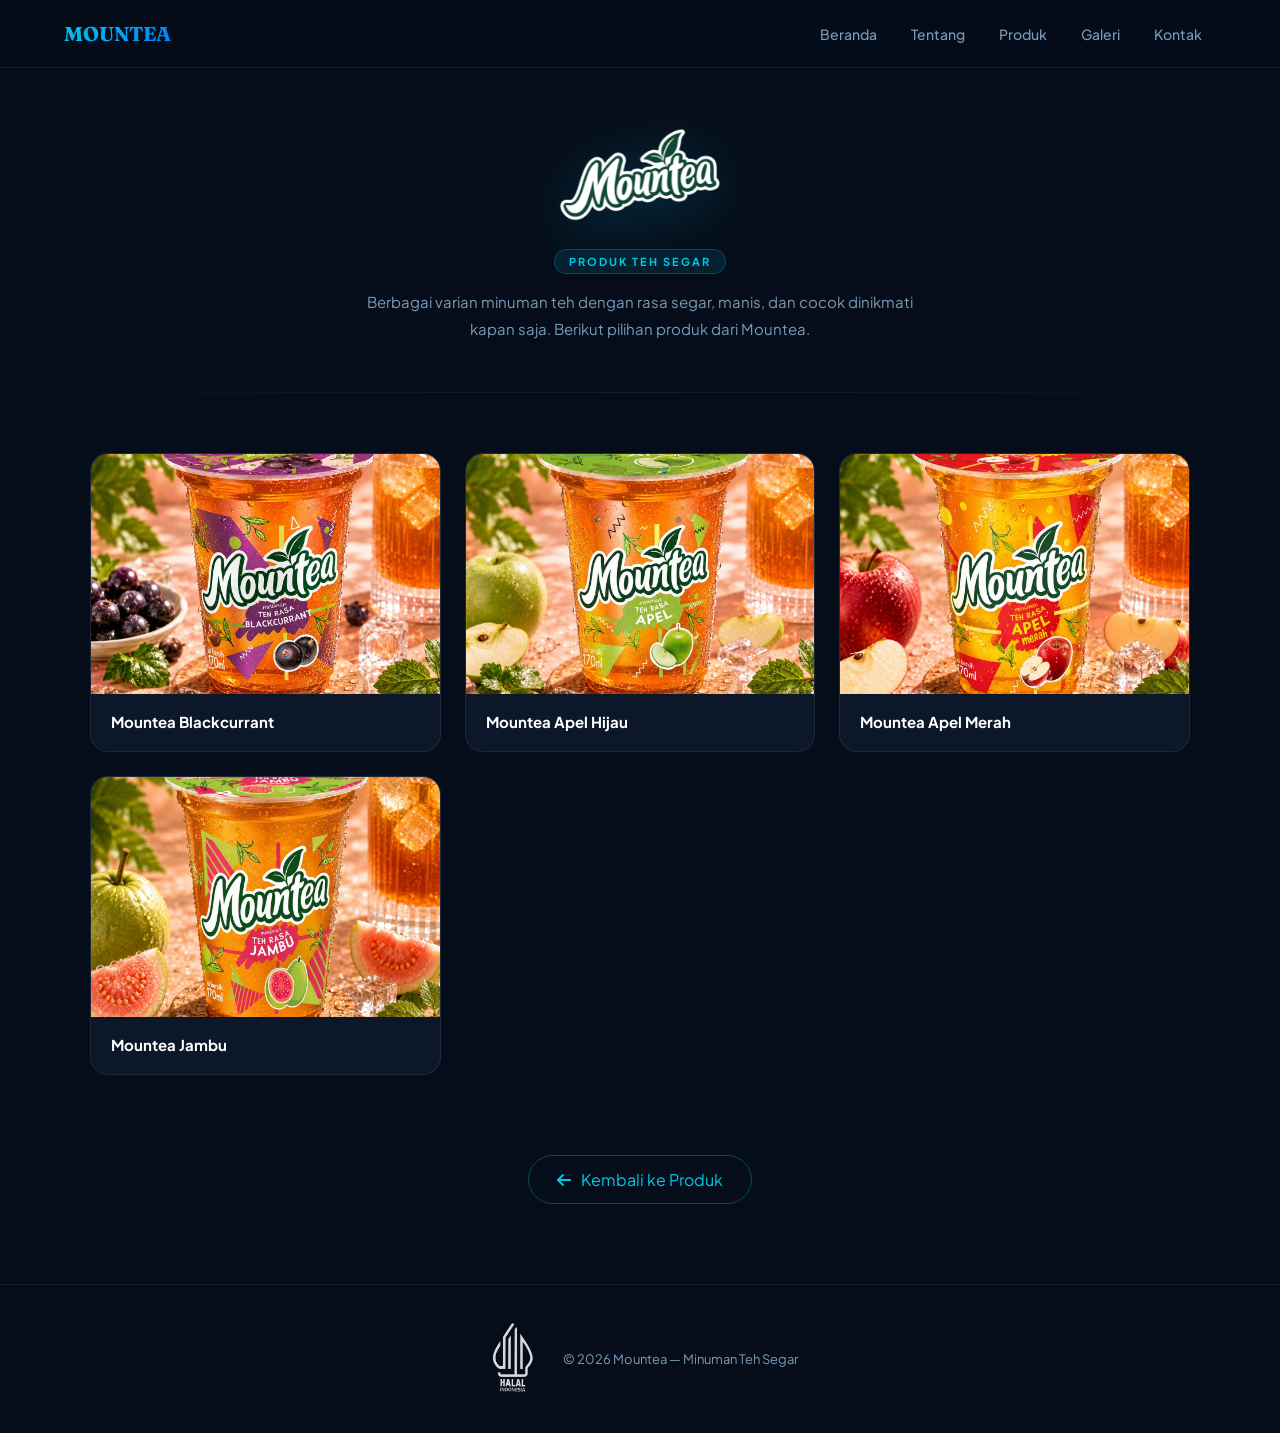
<file: mountea.html>
<!DOCTYPE html>
<html lang="id">
<head>
<meta charset="UTF-8">
<meta name="viewport" content="width=device-width, initial-scale=1.0, viewport-fit=cover">
<title>Mountea – PT. Triteguh Manunggalsejati Sidoarjo</title>
<link rel="icon" type="image/png" href="images/logo.png">
<link rel="stylesheet" href="product-style.css">
<link rel="stylesheet" href="https://cdnjs.cloudflare.com/ajax/libs/font-awesome/6.5.1/css/all.min.css">
</head>
<body>

<header>
  <div class="navbar">
    <div class="navbar-brand">MOUNTEA</div>
    <div class="menu-toggle-prod">
      <i class="fa-solid fa-bars"></i>
    </div>
    <ul>
      <li><a href="index.html#beranda">Beranda</a></li>
      <li><a href="index.html#tentang">Tentang</a></li>
      <li><a href="index.html#produk">Produk</a></li>
      <li><a href="index.html#galeri">Galeri</a></li>
      <li><a href="index.html#kontak">Kontak</a></li>
    </ul>
  </div>
</header>

<div class="page-hero">
  <img src="images/lmountea.png" alt="Logo Mountea" class="product-logo">
  <div class="product-tag">Produk Teh Segar</div>
  <p>Berbagai varian minuman teh dengan rasa segar, manis, dan cocok dinikmati kapan saja. Berikut pilihan produk dari Mountea.</p>
</div>

<div class="divider"></div>

<div class="product-gallery">
  <div class="gallery-grid">

    <div class="product-card">
      <img src="images/mountea1.jpeg" alt="Mountea Blackcurrant">
      <div class="product-card-body">
        <h3>Mountea Blackcurrant</h3>
      </div>
    </div>

    <div class="product-card">
      <img src="images/mountea2.jpeg" alt="Mountea Apel Hijau">
      <div class="product-card-body">
        <h3>Mountea Apel Hijau</h3>
      </div>
    </div>

    <div class="product-card">
      <img src="images/mountea3.jpeg" alt="Mountea Apel Merah">
      <div class="product-card-body">
        <h3>Mountea Apel Merah</h3>
      </div>
    </div>

    <div class="product-card">
      <img src="images/mountea4.jpeg" alt="Mountea Jambu">
      <div class="product-card-body">
        <h3>Mountea Jambu</h3>
      </div>
    </div>

  </div>
</div>

<div class="back-wrap">
  <a href="index.html#produk" class="btn-back">
    <i class="fa-solid fa-arrow-left"></i> Kembali ke Produk
  </a>
</div>

<footer>
  <div class="footer-container">
    <div>
      <img src="images/halal.png" alt="Logo Halal Indonesia" class="halal-logo-footer">
    </div>
    <div class="footer-info">
      &copy; 2026 <span>Mountea</span> &mdash; Minuman Teh Segar
    </div>
  </div>
</footer>

<script>
  document.querySelector('.menu-toggle-prod').addEventListener('click', function() {
    const nav = document.querySelector('.navbar ul');
    const icon = this.querySelector('i');
    nav.classList.toggle('active');
    if(nav.classList.contains('active')) {
      icon.classList.replace('fa-bars', 'fa-xmark');
    } else {
      icon.classList.replace('fa-xmark', 'fa-bars');
    }
  });
</script>
</body>
</html>
</file>
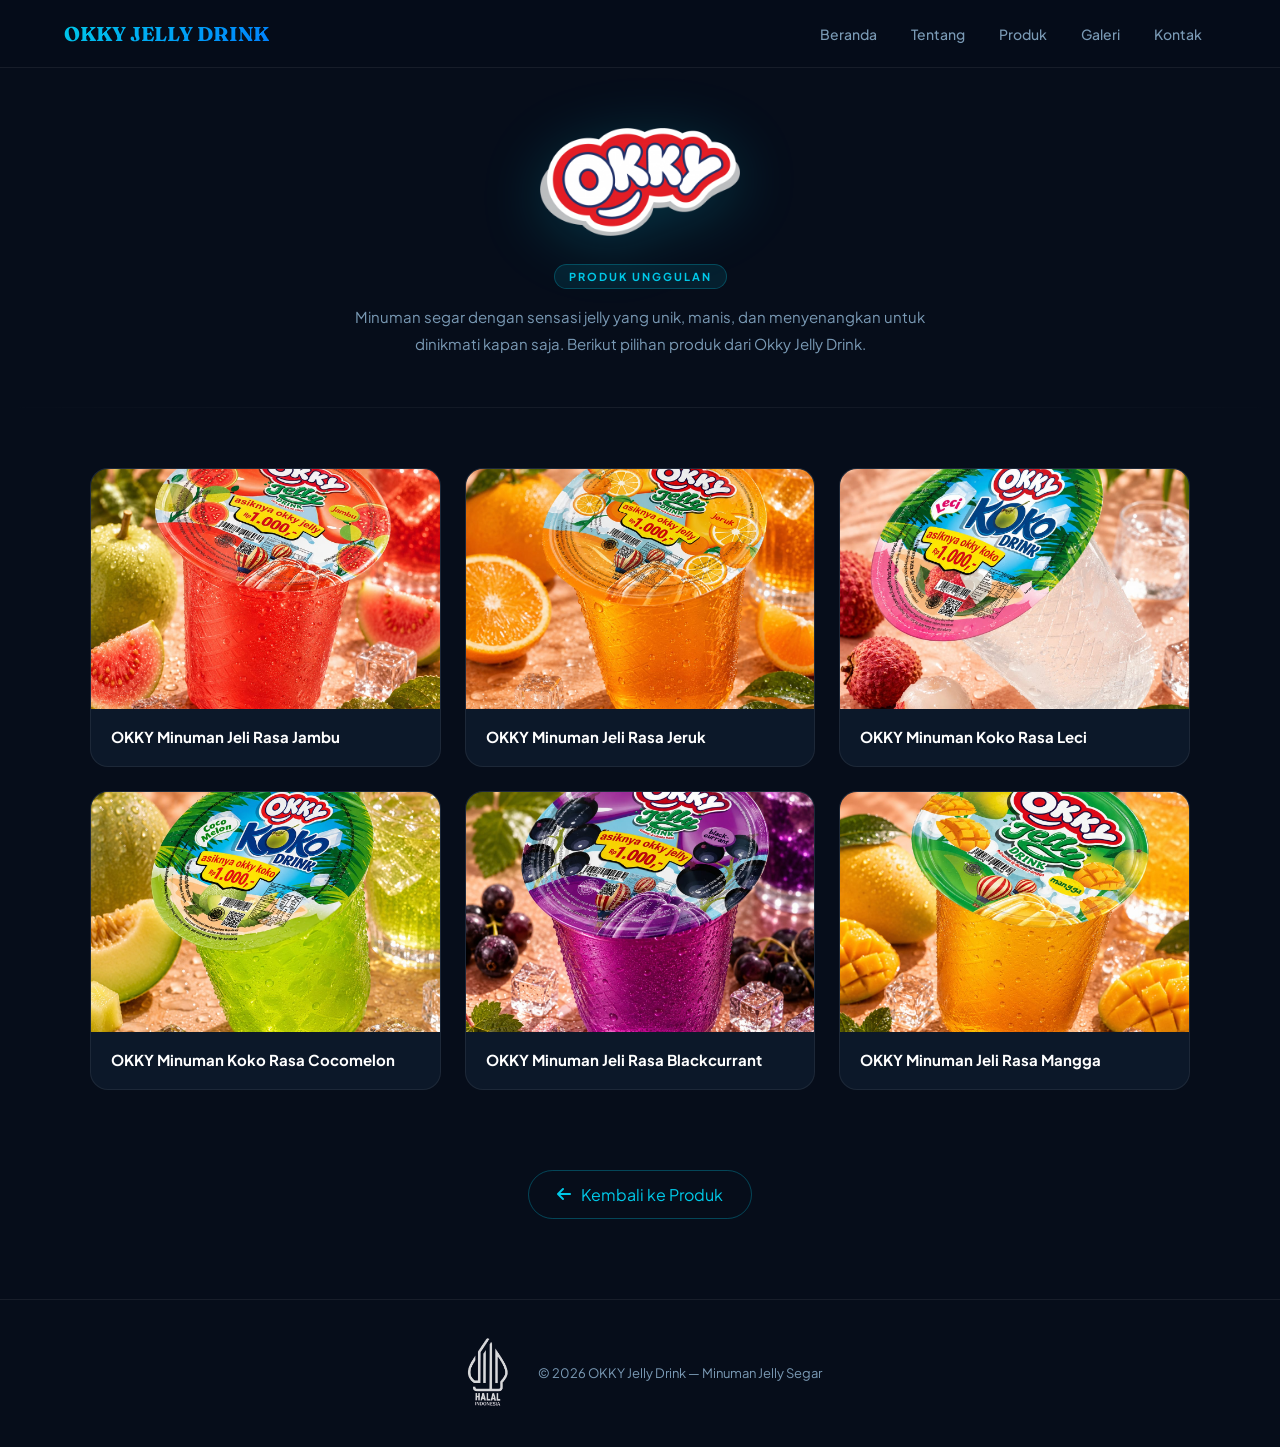
<file: okky.html>
<!DOCTYPE html>
<html lang="id">
<head>
<meta charset="UTF-8">
<meta name="viewport" content="width=device-width, initial-scale=1.0, viewport-fit=cover">
<title>Okky Jelly Drink – PT. Triteguh Manunggalsejati Sidoarjo</title>
<link rel="icon" type="image/png" href="images/logo.png">
<link rel="stylesheet" href="product-style.css">
<link rel="stylesheet" href="https://cdnjs.cloudflare.com/ajax/libs/font-awesome/6.5.1/css/all.min.css">
</head>
<body>

<header>
  <div class="navbar">
    <div class="navbar-brand">OKKY JELLY DRINK</div>
    <div class="menu-toggle-prod">
      <i class="fa-solid fa-bars"></i>
    </div>
    <ul>
      <li><a href="index.html#beranda">Beranda</a></li>
      <li><a href="index.html#tentang">Tentang</a></li>
      <li><a href="index.html#produk">Produk</a></li>
      <li><a href="index.html#galeri">Galeri</a></li>
      <li><a href="index.html#kontak">Kontak</a></li>
    </ul>
  </div>
</header>

<div class="page-hero">
  <img src="images/lokky.png" alt="Logo Okky" class="product-logo">
  <div class="product-tag">Produk Unggulan</div>
  <p>Minuman segar dengan sensasi jelly yang unik, manis, dan menyenangkan untuk dinikmati kapan saja. Berikut pilihan produk dari Okky Jelly Drink.</p>
</div>

<div class="divider"></div>

<div class="product-gallery">
  <div class="gallery-grid">

    <div class="product-card">
      <img src="images/okky1.jpeg" alt="OKKY Rasa Jambu">
      <div class="product-card-body">
        <h3>OKKY Minuman Jeli Rasa Jambu</h3>
      </div>
    </div>

    <div class="product-card">
      <img src="images/okky2.jpeg" alt="OKKY Rasa Jeruk">
      <div class="product-card-body">
        <h3>OKKY Minuman Jeli Rasa Jeruk</h3>
      </div>
    </div>

    <div class="product-card">
      <img src="images/okky3.jpeg" alt="OKKY Koko Rasa Leci">
      <div class="product-card-body">
        <h3>OKKY Minuman Koko Rasa Leci</h3>
      </div>
    </div>

    <div class="product-card">
      <img src="images/okky4.jpeg" alt="OKKY Koko Rasa Cocomelon">
      <div class="product-card-body">
        <h3>OKKY Minuman Koko Rasa Cocomelon</h3>
      </div>
    </div>

    <div class="product-card">
      <img src="images/okky5.jpeg" alt="OKKY Rasa Blackcurrant">
      <div class="product-card-body">
        <h3>OKKY Minuman Jeli Rasa Blackcurrant</h3>
      </div>
    </div>

    <div class="product-card">
      <img src="images/okky6.jpeg" alt="OKKY Rasa Mangga">
      <div class="product-card-body">
        <h3>OKKY Minuman Jeli Rasa Mangga</h3>
      </div>
    </div>

  </div>
</div>

<div class="back-wrap">
  <a href="index.html#produk" class="btn-back">
    <i class="fa-solid fa-arrow-left"></i> Kembali ke Produk
  </a>
</div>

<footer>
  <div class="footer-container">
    <div>
      <img src="images/halal.png" alt="Logo Halal Indonesia" class="halal-logo-footer">
    </div>
    <div class="footer-info">
      &copy; 2026 <span>OKKY Jelly Drink</span> &mdash; Minuman Jelly Segar
    </div>
  </div>
</footer>

<script>
  document.querySelector('.menu-toggle-prod').addEventListener('click', function() {
    const nav = document.querySelector('.navbar ul');
    const icon = this.querySelector('i');
    nav.classList.toggle('active');
    if(nav.classList.contains('active')) {
      icon.classList.replace('fa-bars', 'fa-xmark');
    } else {
      icon.classList.replace('fa-xmark', 'fa-bars');
    }
  });
</script>
</body>
</html>
</file>
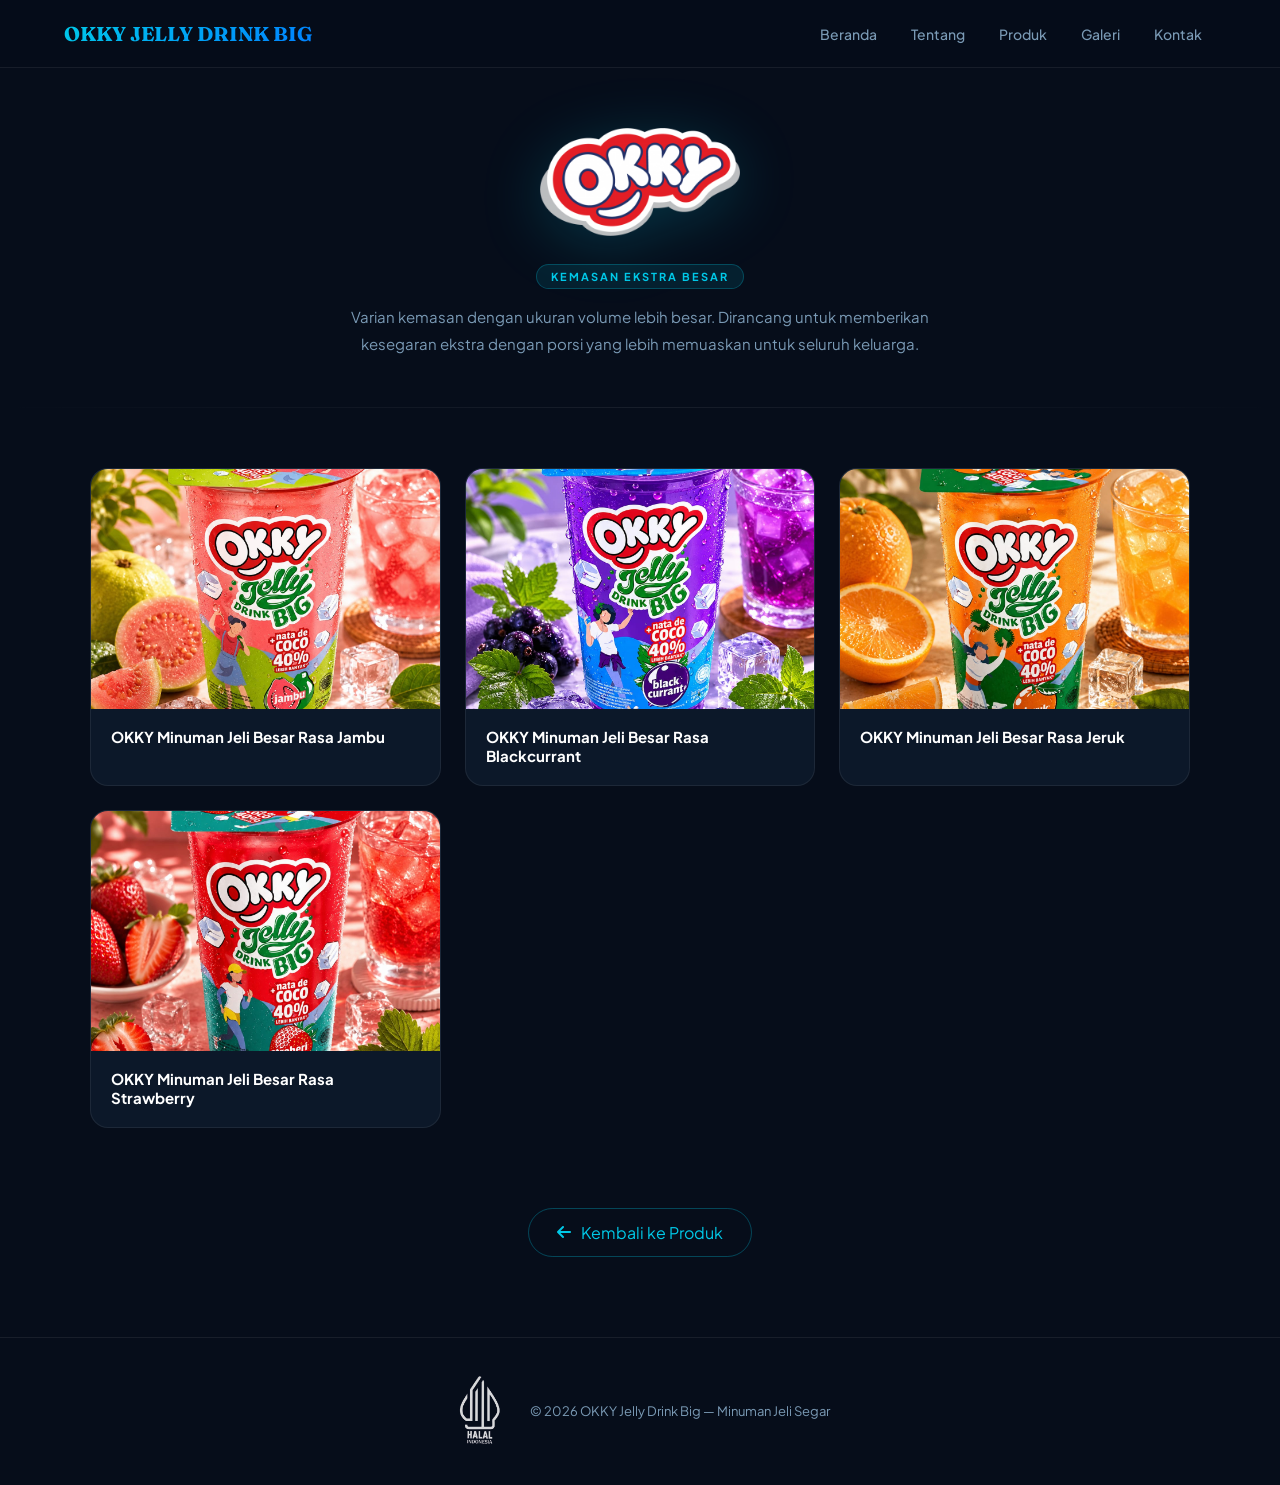
<file: okkybig.html>
<!DOCTYPE html>
<html lang="id">
<head>
<meta charset="UTF-8">
<meta name="viewport" content="width=device-width, initial-scale=1.0, viewport-fit=cover">
<title>Okky Jelly Drink Big – PT. Triteguh Manunggalsejati Sidoarjo</title>
<link rel="icon" type="image/png" href="images/logo.png">
<link rel="stylesheet" href="product-style.css">
<link rel="stylesheet" href="https://cdnjs.cloudflare.com/ajax/libs/font-awesome/6.5.1/css/all.min.css">
</head>
<body>

<header>
  <div class="navbar">
    <div class="navbar-brand">OKKY JELLY DRINK BIG</div>
    <div class="menu-toggle-prod">
      <i class="fa-solid fa-bars"></i>
    </div>
    <ul>
      <li><a href="index.html#beranda">Beranda</a></li>
      <li><a href="index.html#tentang">Tentang</a></li>
      <li><a href="index.html#produk">Produk</a></li>
      <li><a href="index.html#galeri">Galeri</a></li>
      <li><a href="index.html#kontak">Kontak</a></li>
    </ul>
  </div>
</header>

<div class="page-hero">
  <img src="images/lokky.png" alt="Logo Okky Big" class="product-logo">
  <div class="product-tag">Kemasan Ekstra Besar</div>
  <p>Varian kemasan dengan ukuran volume lebih besar. Dirancang untuk memberikan kesegaran ekstra dengan porsi yang lebih memuaskan untuk seluruh keluarga.</p>
</div>

<div class="divider"></div>

<div class="product-gallery">
  <div class="gallery-grid">

    <div class="product-card">
      <img src="images/big1.jpeg" alt="OKKY BIG Rasa Jambu">
      <div class="product-card-body">
        <h3>OKKY Minuman Jeli Besar Rasa Jambu</h3>
      </div>
    </div>

    <div class="product-card">
      <img src="images/big2.jpeg" alt="OKKY BIG Rasa Blackcurrant">
      <div class="product-card-body">
        <h3>OKKY Minuman Jeli Besar Rasa Blackcurrant</h3>
      </div>
    </div>

    <div class="product-card">
      <img src="images/big3.jpeg" alt="OKKY BIG Rasa Jeruk">
      <div class="product-card-body">
        <h3>OKKY Minuman Jeli Besar Rasa Jeruk</h3>
      </div>
    </div>

    <div class="product-card">
      <img src="images/big4.jpeg" alt="OKKY BIG Rasa Strawberry">
      <div class="product-card-body">
        <h3>OKKY Minuman Jeli Besar Rasa Strawberry</h3>
      </div>
    </div>

  </div>
</div>

<div class="back-wrap">
  <a href="index.html#produk" class="btn-back">
    <i class="fa-solid fa-arrow-left"></i> Kembali ke Produk
  </a>
</div>

<footer>
  <div class="footer-container">
    <div>
      <img src="images/halal.png" alt="Logo Halal Indonesia" class="halal-logo-footer">
    </div>
    <div class="footer-info">
      &copy; 2026 <span>OKKY Jelly Drink Big</span> &mdash; Minuman Jeli Segar
    </div>
  </div>
</footer>

<script>
  document.querySelector('.menu-toggle-prod').addEventListener('click', function() {
    const nav = document.querySelector('.navbar ul');
    const icon = this.querySelector('i');
    nav.classList.toggle('active');
    if(nav.classList.contains('active')) {
      icon.classList.replace('fa-bars', 'fa-xmark');
    } else {
      icon.classList.replace('fa-xmark', 'fa-bars');
    }
  });
</script>
</body>
</html>
</file>
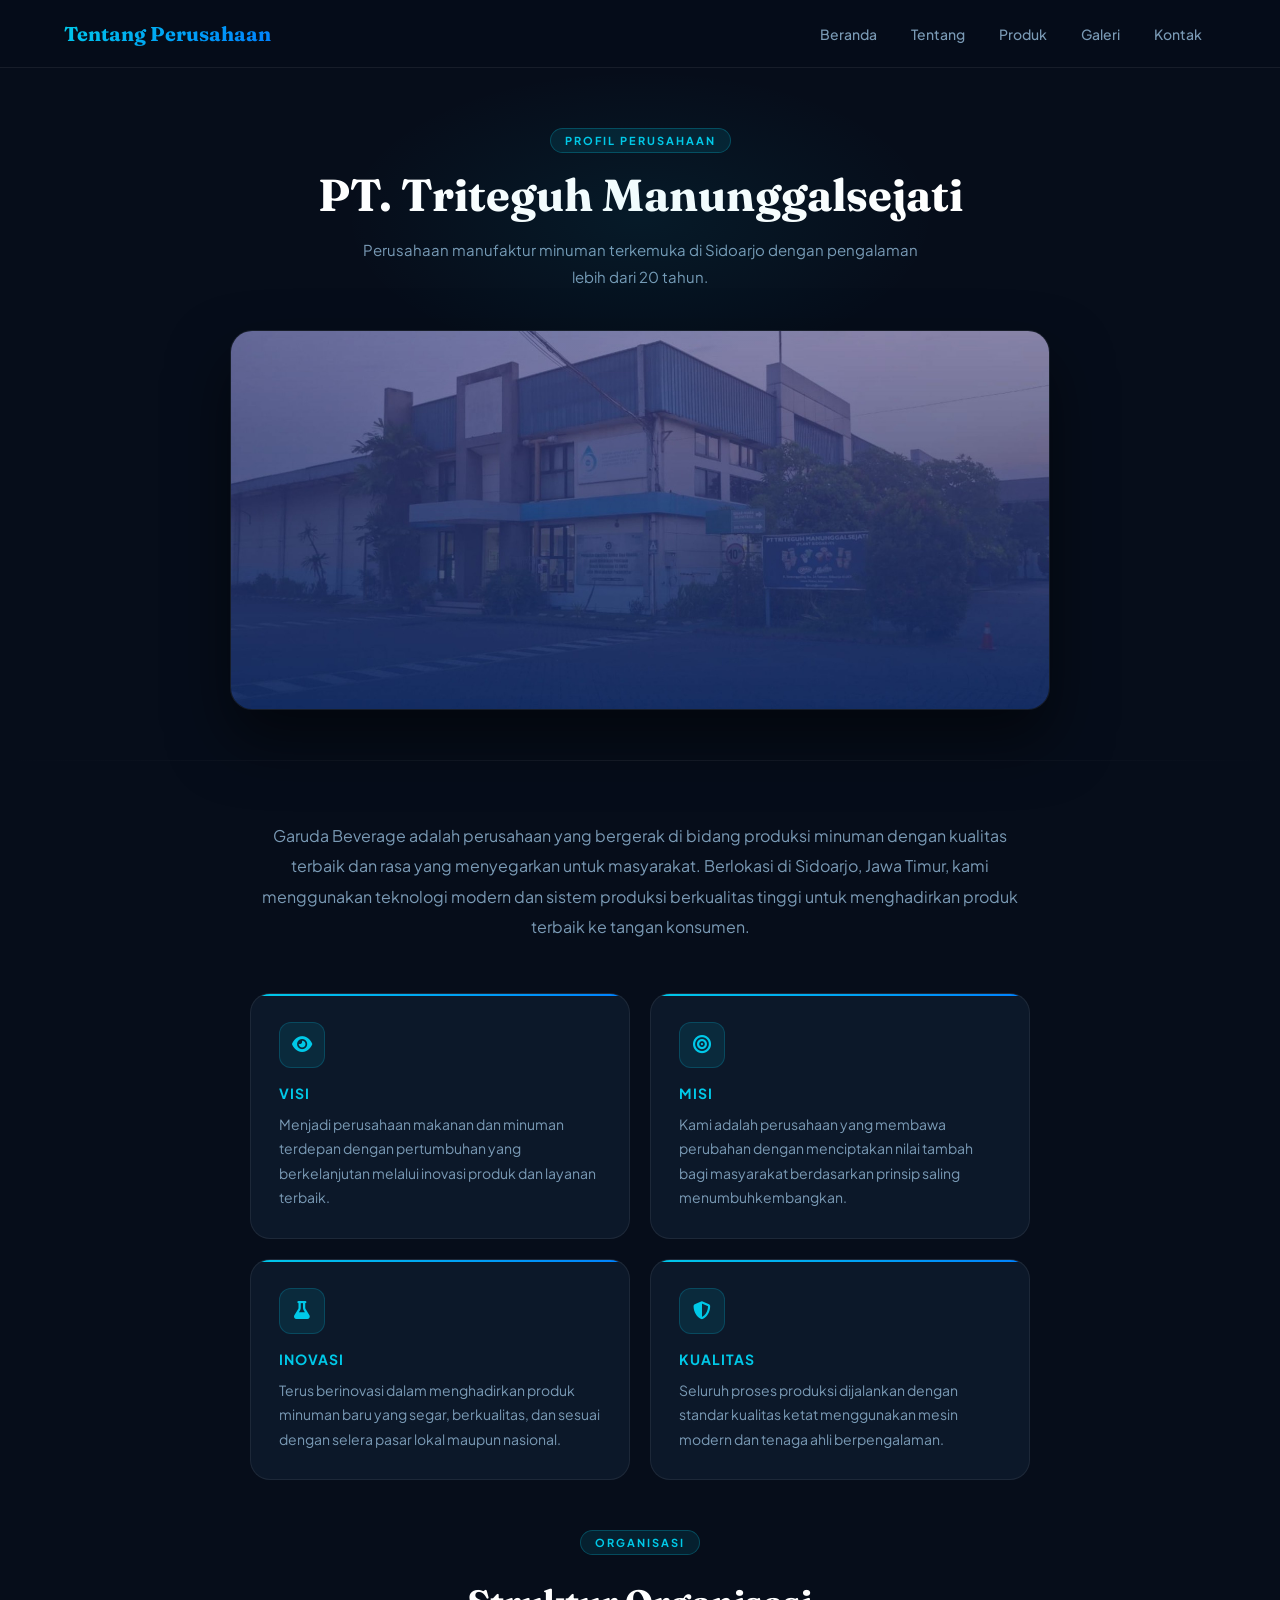
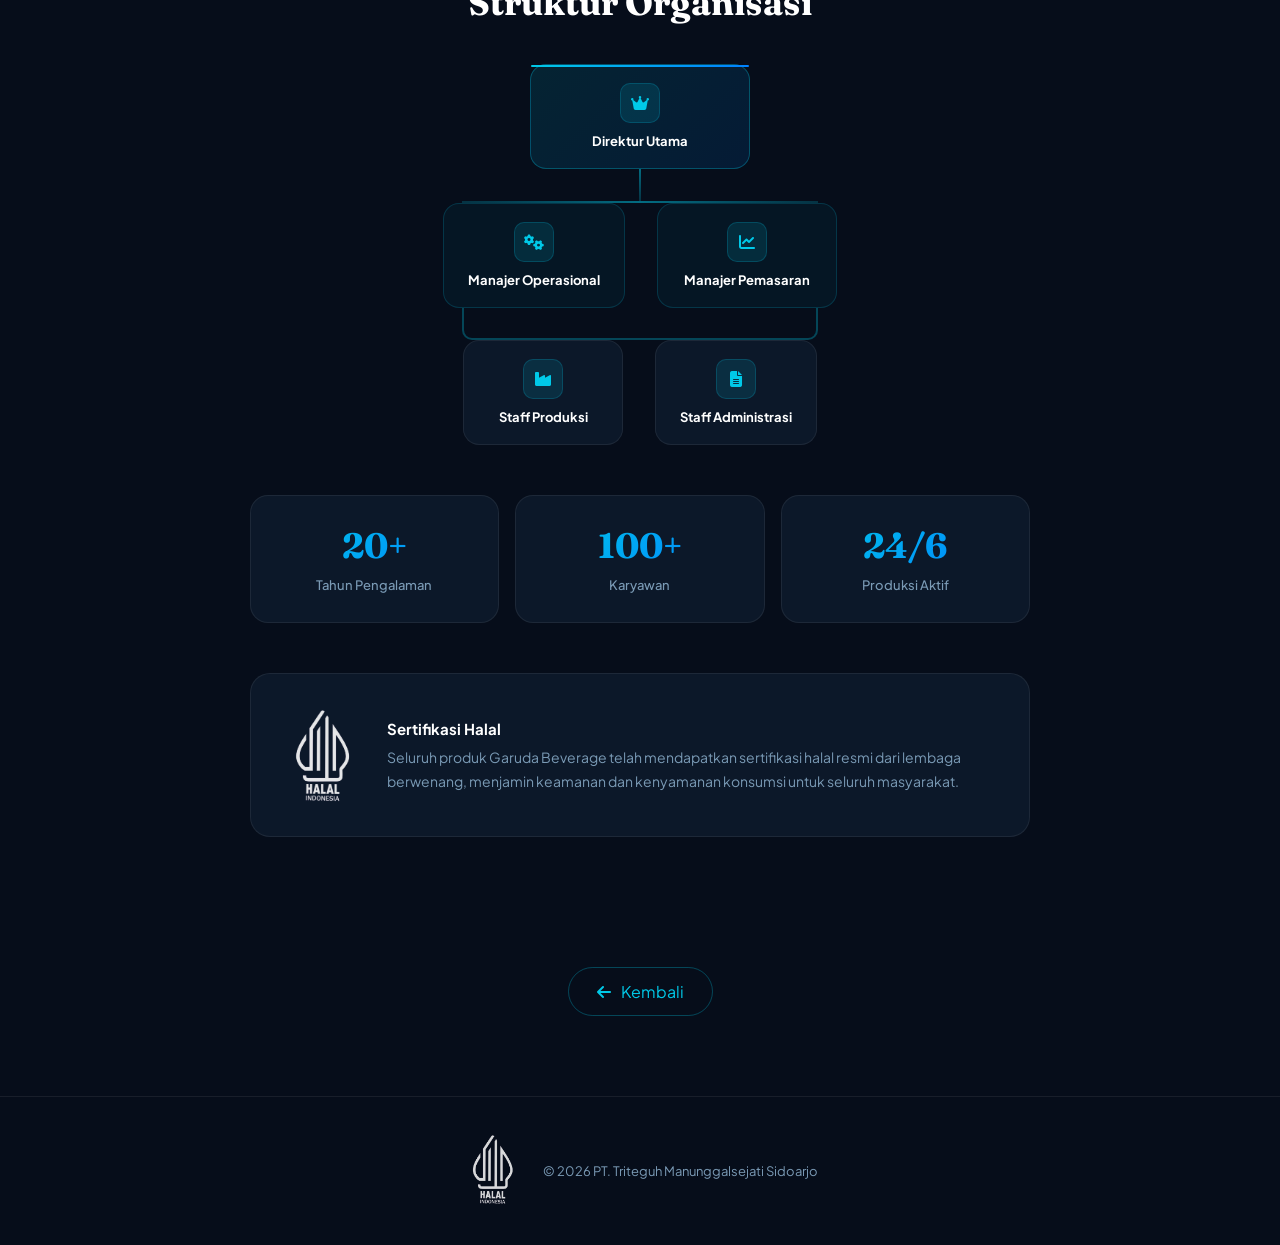
<file: tentang.html>
<!DOCTYPE html>
<html lang="id">
<head>
<meta charset="UTF-8">
<meta name="viewport" content="width=device-width, initial-scale=1.0">
<title>Tentang Perusahaan – PT. Triteguh Manunggalsejati Sidoarjo</title>
<link rel="icon" type="image/png" href="images/logo.png">
<link rel="stylesheet" href="product-style.css">
<link rel="stylesheet" href="https://cdnjs.cloudflare.com/ajax/libs/font-awesome/6.5.1/css/all.min.css">
<style>
  .about-hero {
    padding: 60px 7% 0;
    text-align: center;
    position: relative;
  }
  .about-hero::before {
    content: '';
    position: absolute;
    top: 0; left: 50%;
    transform: translateX(-50%);
    width: 600px; height: 300px;
    background: radial-gradient(ellipse, rgba(0,201,232,0.07) 0%, transparent 70%);
    pointer-events: none;
  }
  .about-hero-img {
    width: 100%;
    max-width: 820px;
    height: 380px;
    object-fit: cover;
    border-radius: 22px;
    margin: 0 auto 50px;
    display: block;
    border: 1px solid var(--border);
    box-shadow: 0 30px 60px rgba(0,0,0,0.5);
  }
  .about-body {
    padding: 0 7% 80px;
    max-width: 960px;
    margin: 0 auto;
  }
  .about-intro {
    color: var(--muted);
    font-size: 16px;
    line-height: 1.9;
    margin-bottom: 50px;
    text-align: center;
  }
  .about-grid {
    display: grid;
    grid-template-columns: 1fr 1fr;
    gap: 20px;
    margin-bottom: 50px;
  }
  .about-card {
    background: var(--bg2);
    border: 1px solid var(--border);
    border-radius: 20px;
    padding: 28px;
    position: relative;
    overflow: hidden;
    transition: 0.3s;
  }
  .about-card::before {
    content: '';
    position: absolute;
    top: 0; left: 0; right: 0;
    height: 2px;
    background: linear-gradient(90deg, var(--accent), var(--accent2));
  }
  .about-card:hover {
    border-color: rgba(0,201,232,0.2);
    transform: translateY(-4px);
  }
  .about-card-icon {
    width: 46px; height: 46px;
    background: rgba(0,201,232,0.1);
    border: 1px solid rgba(0,201,232,0.2);
    border-radius: 12px;
    display: flex;
    align-items: center;
    justify-content: center;
    color: var(--accent);
    font-size: 18px;
    margin-bottom: 16px;
  }
  .about-card h3 {
    font-size: 14px;
    font-weight: 700;
    letter-spacing: 1px;
    text-transform: uppercase;
    color: var(--accent);
    margin-bottom: 10px;
  }
  .about-card p {
    color: var(--muted);
    font-size: 14px;
    line-height: 1.75;
  }
  .stats-row {
    display: grid;
    grid-template-columns: repeat(3, 1fr);
    gap: 16px;
    margin-bottom: 50px;
  }
  .stat-box {
    background: var(--bg2);
    border: 1px solid var(--border);
    border-radius: 18px;
    padding: 28px 20px;
    text-align: center;
    transition: 0.35s;
  }
  .stat-box:hover {
    border-color: rgba(0,201,232,0.25);
    transform: translateY(-6px);
    box-shadow: 0 20px 40px rgba(0,201,232,0.08);
  }
  .stat-box h3 {
    font-family: 'Fraunces', serif;
    font-size: 2.2rem;
    font-weight: 700;
    background: linear-gradient(135deg, var(--accent), var(--accent2));
    -webkit-background-clip: text;
    -webkit-text-fill-color: transparent;
    background-clip: text;
    margin-bottom: 6px;
  }
  .stat-box span {
    font-size: 13px;
    color: var(--muted);
    font-weight: 500;
  }
  .sertifikasi-row {
    display: flex;
    align-items: center;
    justify-content: center;
    gap: 24px;
    background: var(--bg2);
    border: 1px solid var(--border);
    border-radius: 20px;
    padding: 28px 32px;
    margin-bottom: 50px;
  }
  .sertifikasi-row img {
    max-width: 80px;
    height: auto;
    object-fit: contain;
    opacity: 0.9;
  }
  .sertifikasi-row div {
    color: var(--muted);
    font-size: 14px;
    line-height: 1.7;
  }
  .sertifikasi-row div strong {
    color: var(--white);
    display: block;
    margin-bottom: 4px;
    font-size: 15px;
  }

  /* ── ORG CHART ── */
  .org-chart {
    max-width: 680px;
    margin: 0 auto 50px;
    display: flex;
    flex-direction: column;
    align-items: center;
  }
  .org-row {
    display: flex;
    justify-content: center;
    gap: 32px;
    width: 100%;
  }
  .org-node {
    background: var(--bg2);
    border: 1px solid var(--border);
    border-radius: 16px;
    padding: 18px 24px;
    text-align: center;
    min-width: 180px;
    transition: 0.3s;
    position: relative;
  }
  .org-node:hover {
    border-color: rgba(0,201,232,0.3);
    transform: translateY(-4px);
    box-shadow: 0 16px 36px rgba(0,201,232,0.1);
  }
  .org-top {
    background: linear-gradient(135deg, rgba(0,201,232,0.12), rgba(0,129,255,0.12));
    border-color: rgba(0,201,232,0.3);
    min-width: 220px;
  }
  .org-top::before {
    content: '';
    position: absolute;
    top: 0; left: 0; right: 0;
    height: 2px;
    background: linear-gradient(90deg, var(--accent), var(--accent2));
    border-radius: 2px;
  }
  .org-mid {
    background: rgba(0,201,232,0.05);
    border-color: rgba(0,201,232,0.18);
  }
  .org-bottom {
    background: var(--bg2);
    border-color: var(--border);
    min-width: 160px;
  }
  .org-icon {
    width: 40px; height: 40px;
    background: rgba(0,201,232,0.12);
    border: 1px solid rgba(0,201,232,0.2);
    border-radius: 10px;
    display: flex;
    align-items: center;
    justify-content: center;
    color: var(--accent);
    font-size: 16px;
    margin: 0 auto 10px;
  }
  .org-label {
    font-size: 13px;
    font-weight: 700;
    color: var(--white);
    line-height: 1.3;
  }
  .org-connector-v {
    width: 2px;
    height: 32px;
    background: linear-gradient(to bottom, rgba(0,201,232,0.5), rgba(0,201,232,0.2));
    margin: 0 auto;
  }
  .org-connector-h {
    width: calc(50% + 16px);
    height: 2px;
    background: linear-gradient(90deg, rgba(0,201,232,0.2), rgba(0,201,232,0.5), rgba(0,201,232,0.2));
    margin: 0 auto;
  }
  .org-connectors-mid {
    display: flex;
    justify-content: center;
    width: calc(50% + 16px);
    margin: 0 auto;
  }
  .org-branch-left,
  .org-branch-right {
    flex: 1;
    height: 32px;
    border-color: rgba(0,201,232,0.3);
    border-style: solid;
  }
  .org-branch-left {
    border-width: 0 0 2px 2px;
    border-radius: 0 0 0 10px;
  }
  .org-branch-right {
    border-width: 0 2px 2px 0;
    border-radius: 0 0 10px 0;
  }
  .org-row-bottom { gap: 32px; }

  .section-sub-title {
    text-align: center;
    margin-bottom: 40px;
  }
  .section-sub-title h2 {
    font-family: 'Fraunces', serif;
    font-size: clamp(1.6rem, 3vw, 2.2rem);
    margin-top: 12px;
  }

  @media (max-width: 768px) {
    .about-grid { grid-template-columns: 1fr; }
    .stats-row { grid-template-columns: 1fr 1fr; }
    .about-hero-img { height: 240px; }
    .sertifikasi-row { flex-direction: column; text-align: center; }
  }
  @media (max-width: 600px) {
    .org-node { min-width: 130px; padding: 14px 16px; }
    .org-top { min-width: 160px; }
    .org-row { gap: 14px; }
    .org-row-bottom { gap: 14px; }
    .org-connector-h { width: calc(50% + 7px); }
    .org-connectors-mid { width: calc(50% + 7px); }
    .org-label { font-size: 12px; }
  }
  @media (max-width: 480px) {
    .stats-row { grid-template-columns: 1fr; }
  }
</style>
</head>
<body>

<header>
  <div class="navbar">
    <div class="navbar-brand">Tentang Perusahaan</div>
    <!-- Penambahan elemen pemicu menu mobile -->
    <div class="menu-toggle-prod">
      <i class="fa-solid fa-bars"></i>
    </div>
    <ul>
      <li><a href="index.html#beranda">Beranda</a></li>
      <li><a href="index.html#tentang">Tentang</a></li>
      <li><a href="index.html#produk">Produk</a></li>
      <li><a href="index.html#galeri">Galeri</a></li>
      <li><a href="index.html#kontak">Kontak</a></li>
    </ul>
  </div>
</header>

<div class="about-hero">
  <div class="product-tag">Profil Perusahaan</div>
  <h1 style="font-family:'Fraunces',serif; font-size:clamp(1.8rem,3.5vw,2.8rem); margin-bottom:14px;">PT. Triteguh Manunggalsejati</h1>
  <p style="color:var(--muted); font-size:15px; max-width:560px; margin:0 auto 40px; line-height:1.8;">
    Perusahaan manufaktur minuman terkemuka di Sidoarjo dengan pengalaman lebih dari 20 tahun.
  </p>
  <img src="images/tentang1.jpeg" alt="Tentang Perusahaan" class="about-hero-img">
</div>

<div class="divider"></div>

<div class="about-body">

  <p class="about-intro">
    Garuda Beverage adalah perusahaan yang bergerak di bidang produksi minuman dengan kualitas terbaik dan rasa yang menyegarkan untuk masyarakat. Berlokasi di Sidoarjo, Jawa Timur, kami menggunakan teknologi modern dan sistem produksi berkualitas tinggi untuk menghadirkan produk terbaik ke tangan konsumen.
  </p>

  <div class="about-grid">
    <div class="about-card">
      <div class="about-card-icon"><i class="fa-solid fa-eye"></i></div>
      <h3>Visi</h3>
      <p>Menjadi perusahaan makanan dan minuman terdepan dengan pertumbuhan yang berkelanjutan melalui inovasi produk dan layanan terbaik.</p>
    </div>
    <div class="about-card">
      <div class="about-card-icon"><i class="fa-solid fa-bullseye"></i></div>
      <h3>Misi</h3>
      <p>Kami adalah perusahaan yang membawa perubahan dengan menciptakan nilai tambah bagi masyarakat berdasarkan prinsip saling menumbuhkembangkan.</p>
    </div>
    <div class="about-card">
      <div class="about-card-icon"><i class="fa-solid fa-flask"></i></div>
      <h3>Inovasi</h3>
      <p>Terus berinovasi dalam menghadirkan produk minuman baru yang segar, berkualitas, dan sesuai dengan selera pasar lokal maupun nasional.</p>
    </div>
    <div class="about-card">
      <div class="about-card-icon"><i class="fa-solid fa-shield-halved"></i></div>
      <h3>Kualitas</h3>
      <p>Seluruh proses produksi dijalankan dengan standar kualitas ketat menggunakan mesin modern dan tenaga ahli berpengalaman.</p>
    </div>
  </div>

  <div class="section-sub-title">
    <div class="product-tag">Organisasi</div>
    <h2>Struktur Organisasi</h2>
  </div>

  <div class="org-chart">
    <div class="org-row">
      <div class="org-node org-top">
        <div class="org-icon"><i class="fa-solid fa-crown"></i></div>
        <div class="org-label">Direktur Utama</div>
      </div>
    </div>

    <div class="org-connector-v"></div>
    <div class="org-connector-h"></div>

    <div class="org-row org-row-mid">
      <div class="org-node org-mid">
        <div class="org-icon"><i class="fa-solid fa-gears"></i></div>
        <div class="org-label">Manajer Operasional</div>
      </div>
      <div class="org-node org-mid">
        <div class="org-icon"><i class="fa-solid fa-chart-line"></i></div>
        <div class="org-label">Manajer Pemasaran</div>
      </div>
    </div>

    <div class="org-connectors-mid">
      <div class="org-branch-left"></div>
      <div class="org-branch-right"></div>
    </div>

    <div class="org-row org-row-bottom">
      <div class="org-node org-bottom">
        <div class="org-icon"><i class="fa-solid fa-industry"></i></div>
        <div class="org-label">Staff Produksi</div>
      </div>
      <div class="org-node org-bottom">
        <div class="org-icon"><i class="fa-solid fa-file-lines"></i></div>
        <div class="org-label">Staff Administrasi</div>
      </div>
    </div>
  </div>

  <div class="stats-row">
    <div class="stat-box">
      <h3>20+</h3>
      <span>Tahun Pengalaman</span>
    </div>
    <div class="stat-box">
      <h3>100+</h3>
      <span>Karyawan</span>
    </div>
    <div class="stat-box">
      <h3>24/6</h3>
      <span>Produksi Aktif</span>
    </div>
  </div>

  <div class="sertifikasi-row">
    <img src="images/halal.png" alt="Sertifikasi Halal Indonesia">
    <div>
      <strong>Sertifikasi Halal</strong>
      Seluruh produk Garuda Beverage telah mendapatkan sertifikasi halal resmi dari lembaga berwenang, menjamin keamanan dan kenyamanan konsumsi untuk seluruh masyarakat.
    </div>
  </div>

</div>

<div class="back-wrap">
  <a href="index.html#tentang" class="btn-back">
    <i class="fa-solid fa-arrow-left"></i> Kembali
  </a>
</div>

<footer>
  <div class="footer-container">
    <div>
      <img src="images/halal.png" alt="Logo Halal" class="halal-logo-footer">
    </div>
    <div class="footer-info">
      &copy; 2026 <span>PT. Triteguh Manunggalsejati Sidoarjo</span>
    </div>
  </div>
</footer>

<!-- Tambahan Script Interaksi Menu Mobile -->
<script>
  document.querySelector('.menu-toggle-prod').addEventListener('click', function() {
    const nav = document.querySelector('.navbar ul');
    const icon = this.querySelector('i');
    nav.classList.toggle('active');
    if(nav.classList.contains('active')) {
      icon.classList.replace('fa-bars', 'fa-xmark');
    } else {
      icon.classList.replace('fa-xmark', 'fa-bars');
    }
  });
</script>
</body>
</html>
</file>
<file: product-style.css>
@import url('https://fonts.googleapis.com/css2?family=Plus+Jakarta+Sans:wght@300;400;500;600;700;800&family=Fraunces:ital,opsz,wght@0,9..144,700;1,9..144,400&display=swap');

:root {
  --bg: #060d1a;
  --bg2: #0c1829;
  --bg3: #111f35;
  --accent: #00c9e8;
  --accent2: #0081ff;
  --white: #ffffff;
  --muted: #7a9ab5;
  --text: #d4e4f0;
  --border: rgba(255,255,255,0.07);
  --radius: 18px;
}

*, *::before, *::after {
  margin: 0;
  padding: 0;
  box-sizing: border-box;
}

html {
  scroll-behavior: smooth;
  overflow-x: hidden;
  width: 100%;
}

body {
  font-family: 'Plus Jakarta Sans', sans-serif;
  background: var(--bg);
  color: var(--white);
  min-height: 100vh;
  overflow-x: hidden;
  width: 100%;

  /* agar konten tidak tertutup header */
  padding-top: 68px;
}

/* ================= HEADER ================= */

header {
  width: 100%;
  background: rgba(6,13,26,0.95);

  -webkit-backdrop-filter: blur(20px);
  backdrop-filter: blur(20px);

  padding: 0 5%;
  height: 68px;

  position: fixed;
  top: 0;
  left: 0;

  z-index: 9999;

  border-bottom: 1px solid var(--border);

  display: flex;
  align-items: center;
}

.navbar {
  display: flex;
  justify-content: space-between;
  align-items: center;
  width: 100%;
  gap: 20px;
}

.navbar-brand {
  font-family: 'Fraunces', serif;
  font-size: clamp(16px, 2vw, 20px);
  font-weight: 700;
  background: linear-gradient(135deg, var(--accent), var(--accent2));
  -webkit-background-clip: text;
  -webkit-text-fill-color: transparent;
  background-clip: text;
}

.navbar ul {
  display: flex;
  list-style: none;
  gap: 6px;
  flex-wrap: wrap;
}

.navbar ul li a {
  text-decoration: none;
  color: var(--muted);
  font-size: 14px;
  font-weight: 500;
  padding: 8px 14px;
  border-radius: 10px;
  transition: 0.25s;
}

.navbar ul li a:hover {
  color: var(--white);
  background: rgba(255,255,255,0.06);
}

.menu-toggle-prod {
  display: none;
  cursor: pointer;
  font-size: 22px;
  color: var(--white);
}

/* ================= HERO ================= */

.page-hero {
  padding: 60px 7% 0;
  text-align: center;
  position: relative;
}

.product-logo {
  width: 200px;
  margin: 0 auto 28px;
  display: block;
  filter: drop-shadow(0 10px 30px rgba(0,201,232,0.2));
}

.product-tag {
  display: inline-block;
  background: rgba(0,201,232,0.1);
  border: 1px solid rgba(0,201,232,0.25);
  color: var(--accent);
  font-size: 11px;
  font-weight: 700;
  letter-spacing: 2px;
  text-transform: uppercase;
  padding: 5px 14px;
  border-radius: 50px;
  margin-bottom: 14px;
}

.page-hero h1 {
  font-family: 'Fraunces', serif;
  font-size: clamp(1.8rem, 3.5vw, 2.8rem);
  margin-bottom: 14px;
}

.page-hero p {
  color: var(--muted);
  font-size: 15px;
  line-height: 1.8;
  max-width: 580px;
  margin: 0 auto 50px;
}

/* ================= CONTENT ================= */

.divider {
  width: 100%;
  height: 1px;
  background: linear-gradient(
    90deg,
    transparent,
    var(--border),
    transparent
  );
  margin-bottom: 60px;
}

.product-gallery {
  padding: 0 7% 80px;
}

.gallery-grid {
  display: grid;
  grid-template-columns: repeat(auto-fill, minmax(280px, 1fr));
  gap: 24px;
}

.product-card {
  background: var(--bg2);
  border: 1px solid var(--border);
  border-radius: var(--radius);
  overflow: hidden;
  transition: 0.4s;
}

.product-card img {
  width: 100%;
  height: 240px;
  object-fit: cover;
  display: block;
  transition: 0.5s;
}

.product-card:hover img {
  transform: scale(1.06);
}

.product-card-body {
  padding: 18px 20px 20px;
}

.product-card-body h3 {
  font-size: 15px;
  font-weight: 700;
}

/* ================= BUTTON ================= */

.back-wrap {
  text-align: center;
  padding: 0 7% 80px;
}

.btn-back {
  display: inline-flex;
  align-items: center;
  gap: 10px;
  border: 1px solid rgba(0,201,232,0.3);
  color: var(--accent);
  padding: 13px 28px;
  border-radius: 50px;
  text-decoration: none;
}

/* ================= FOOTER ================= */

footer {
  padding: 32px 7%;
  border-top: 1px solid var(--border);
}

.footer-container {
  display: flex;
  justify-content: center;
  align-items: center;
  gap: 20px;
}

.footer-info {
  color: var(--muted);
  font-size: 13px;
}

.halal-logo-footer {
  max-width: 60px;
  opacity: 0.85;
}

/* ================= MOBILE ================= */

@media (max-width: 992px) {

  .menu-toggle-prod {
    display: block;
  }

  .navbar ul {
    display: none;
    flex-direction: column;

    position: fixed;
    top: 68px;
    left: 0;

    width: 100%;

    background: rgba(6,13,26,0.98);

    -webkit-backdrop-filter: blur(20px);
    backdrop-filter: blur(20px);

    padding: 20px 0;
    border-bottom: 1px solid var(--border);

    z-index: 9998;
  }

  .navbar ul.active {
    display: flex;
  }

  .navbar ul li {
    text-align: center;
  }

  .navbar ul li a {
    padding: 15px 0;
    display: block;
  }

  .gallery-grid {
    grid-template-columns: repeat(2, 1fr);
    gap: 14px;
  }

  .product-card img {
    height: 160px;
  }

  .page-hero,
  .product-gallery,
  .back-wrap {
    padding-left: 5%;
    padding-right: 5%;
  }
}

@media (max-width: 480px) {

  .gallery-grid {
    grid-template-columns: 1fr;
  }

  .product-card img {
    height: 220px;
  }
}
</file>
